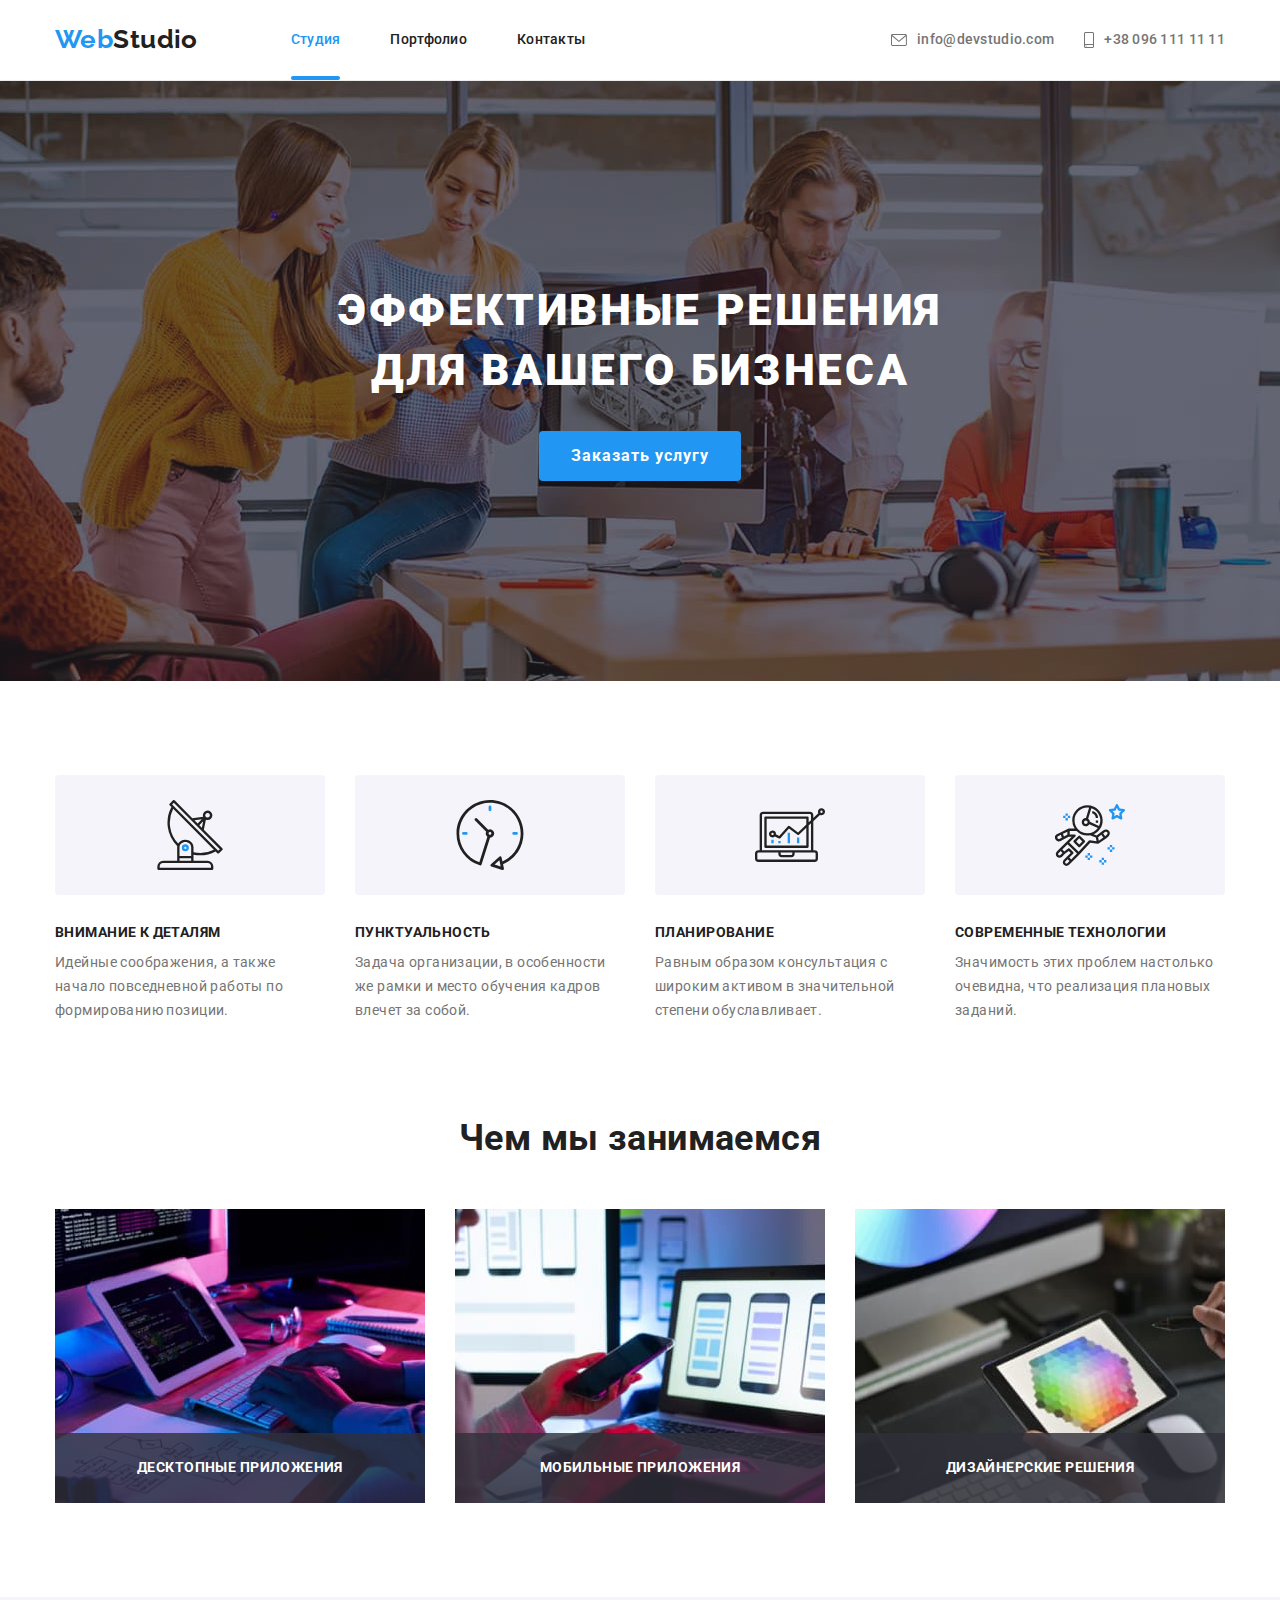
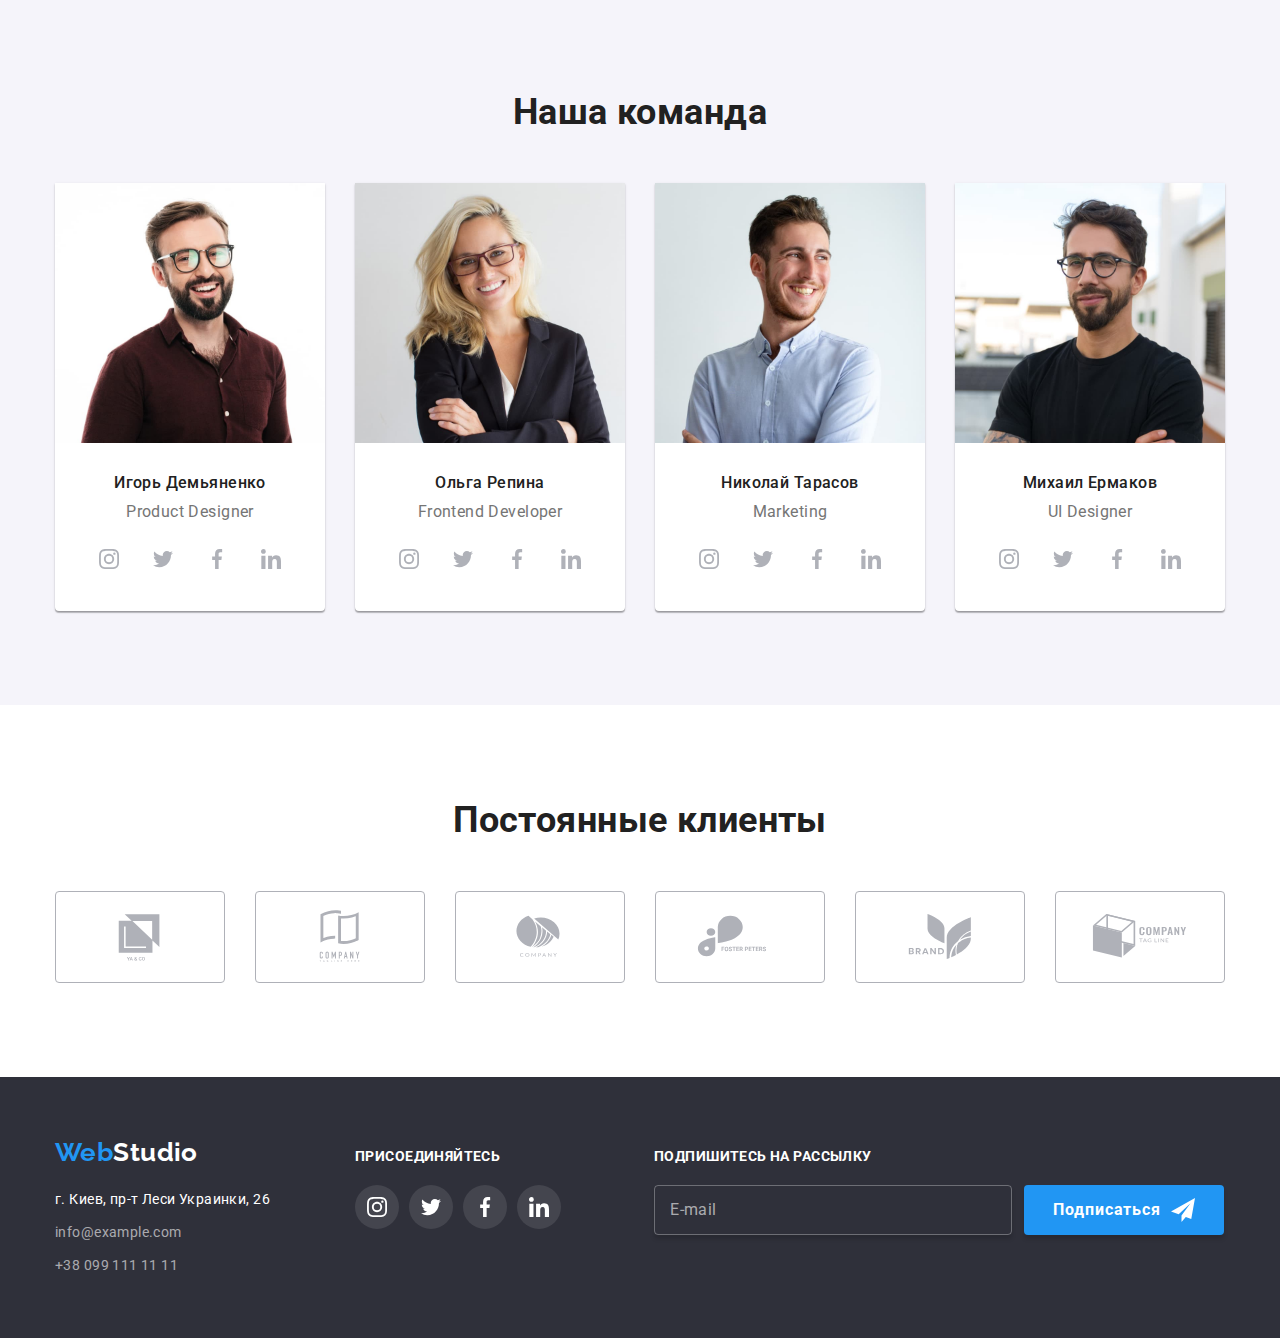
<file: index.html>
<!DOCTYPE html>
<html lang="ru">
  <head>
    <meta charset="UTF-8" />
    <meta http-equiv="X-UA-Compatible" content="IE=edge" />
    <meta name="viewport" content="width=device-width, initial-scale=1.0" />
    <title lang="en">WebStudio</title>
    <!-- Google Fonts -->
    <link rel="preconnect" href="https://fonts.googleapis.com" />
    <link rel="preconnect" href="https://fonts.gstatic.com" crossorigin />
    <link
      href="https://fonts.googleapis.com/css2?family=Raleway:wght@700&family=Roboto:wght@400;500;700;900&display=swap"
      rel="stylesheet"
    />
    <!-- modern-normalize -->
    <link
      rel="stylesheet"
      href="https://cdnjs.cloudflare.com/ajax/libs/modern-normalize/1.0.0/modern-normalize.min.css"
    />
    <!-- Мои стили -->
    <link rel="stylesheet" href="./css/styles.css" />
  </head>

  <body>
    <!-- Хедер -->
    <header class="header">
      <div class="container">
        <nav class="nav page-nav">
          <a href="./index.html" lang="en" class="nav-logo link"
            ><span class="accent">Web</span>Studio</a
          >
          <ul class="list nav-list">
            <li class="nav-item">
              <a href="./index.html" class="nav-link current link">Студия</a>
            </li>
            <li class="nav-item"><a href="./portfolio.html" class="nav-link link">Портфолио</a></li>
            <li class="nav-item"><a href="" class="nav-link link">Контакты</a></li>
          </ul>
        </nav>
        <ul class="list contact-list">
          <li class="contact-item">
            <a href="mailto:info@devstudio.com" class="contact-link link">
              <svg class="header-icon" width="16" height="12">
                <use href="./images/icons.svg#envelope"></use>
              </svg>
              info@devstudio.com
            </a>
          </li>
          <li class="contact-item">
            <a href="tel:+380961111111" class="contact-link link">
              <svg class="header-icon" width="10" height="16">
                <use href="./images/icons.svg#smartphone"></use>
              </svg>
              +38 096 111 11 11
            </a>
          </li>
        </ul>
      </div>
    </header>

    <main>
      <!-- Герой -->
      <div class="container-fluid">
        <section class="section hero">
          <div class="container">
            <h1 class="hero-title">Эффективные решения для вашего бизнеса</h1>
            <button type="button" class="hero-button" data-modal-open>Заказать услугу</button>
          </div>
        </section>
      </div>

      <!-- Особенности -->
      <section class="section">
        <div class="container">
          <h2 class="visually-hidden" aria-label="Особенности">Особенности</h2>
          <ul class="list features-list">
            <li class="features-item">
              <div class="features-icons">
                <svg width="70" height="70">
                  <use href="./images/icons.svg#antenna"></use>
                </svg>
              </div>
              <h3 class="features-subtitle">Внимание к деталям</h3>
              <p class="features-text">
                Идейные соображения, а также начало повседневной работы по формированию позиции.
              </p>
            </li>
            <li class="features-item">
              <div class="features-icons">
                <svg width="70" height="70">
                  <use href="./images/icons.svg#clock"></use>
                </svg>
              </div>
              <h3 class="features-subtitle">Пунктуальность</h3>
              <p class="features-text">
                Задача организации, в особенности же рамки и место обучения кадров влечет за собой.
              </p>
            </li>
            <li class="features-item">
              <div class="features-icons">
                <svg width="70" height="70">
                  <use href="./images/icons.svg#diagram"></use>
                </svg>
              </div>
              <h3 class="features-subtitle">Планирование</h3>
              <p class="features-text">
                Равным образом консультация с широким активом в значительной степени обуславливает.
              </p>
            </li>
            <li class="features-item">
              <div class="features-icons">
                <svg width="70" height="70">
                  <use href="./images/icons.svg#astronaut"></use>
                </svg>
              </div>
              <h3 class="features-subtitle">Современные технологии</h3>
              <p class="features-text">
                Значимость этих проблем настолько очевидна, что реализация плановых заданий.
              </p>
            </li>
          </ul>
        </div>
      </section>

      <!-- Чем мы занимаемся -->
      <section class="section services">
        <div class="container">
          <h2 class="section-title services-title">Чем мы занимаемся</h2>
          <ul class="list services-list">
            <li class="services-item">
              <a href="" class="services-item-link link">
                <img
                  src="./images/main-1.jpg"
                  alt="человек программирует на компьютере десктопные приложения"
                  width="370"
                  height="294"
                />
                <h3 class="services-item-subtitle">Десктопные приложения</h3>
              </a>
            </li>
            <li class="services-item">
              <a href="" class="services-item-link link">
                <img
                  src="./images/main-2.jpg"
                  alt="человек с мобильным телефоном в руках разрабатывает мобильное приложение на ноутбуке"
                  width="370"
                  height="294"
                />
                <h3 class="services-item-subtitle">Мобильные приложения</h3>
              </a>
            </li>
            <li class="services-item">
              <a href="" class="services-item-link link">
                <img
                  src="./images/main-3.jpg"
                  alt="человек держит планшет с палитрой цветов для веб-дизайна"
                  width="370"
                  height="294"
                />
                <h3 class="services-item-subtitle">Дизайнерские решения</h3>
              </a>
            </li>
          </ul>
        </div>
      </section>

      <!-- Наша команда -->
      <section class="section team">
        <div class="container">
          <h2 class="section-title team-title">Наша команда</h2>

          <ul class="list team-list">
            <li class="team-item">
              <div class="team-thumb">
                <img src="./images/team-1.jpg" alt="портрет мужчины" width="270" class="team-img" />
              </div>
              <div class="team-card">
                <h3 class="team-subtitle">Игорь Демьяненко</h3>
                <p class="team-text" lang="en">Product Designer</p>
                <ul class="team-icons-list list">
                  <li class="team-icon-item">
                    <a
                      href=""
                      class="link team-icon-link"
                      target="_blank"
                      rel="noopener noreferrer"
                    >
                      <svg class="team-icon" width="20" height="20">
                        <use href="images/icons.svg#instagram"></use>
                      </svg>
                    </a>
                  </li>
                  <li class="team-icon-item">
                    <a
                      href=""
                      class="link team-icon-link"
                      target="_blank"
                      rel="noopener noreferrer"
                    >
                      <svg class="team-icon" width="20" height="20">
                        <use href="images/icons.svg#twitter"></use>
                      </svg>
                    </a>
                  </li>
                  <li class="team-icon-item">
                    <a
                      href=""
                      class="link team-icon-link"
                      target="_blank"
                      rel="noopener noreferrer"
                    >
                      <svg class="team-icon" width="20" height="20">
                        <use href="images/icons.svg#facebook"></use>
                      </svg>
                    </a>
                  </li>
                  <li class="team-icon-item">
                    <a
                      href=""
                      class="link team-icon-link"
                      target="_blank"
                      rel="noopener noreferrer"
                    >
                      <svg class="team-icon" width="20" height="20">
                        <use href="images/icons.svg#linkedin"></use>
                      </svg>
                    </a>
                  </li>
                </ul>
              </div>
            </li>

            <li class="team-item">
              <div class="team-thumb">
                <img src="./images/team-2.jpg" alt="портрет женщины" width="270" class="team-img" />
              </div>
              <div class="team-card">
                <h3 class="team-subtitle">Ольга Репина</h3>
                <p class="team-text" lang="en">Frontend Developer</p>
                <ul class="team-icons-list list">
                  <li class="team-icon-item">
                    <a
                      href=""
                      class="link team-icon-link"
                      target="_blank"
                      rel="noopener noreferrer"
                    >
                      <svg class="team-icon" width="20" height="20">
                        <use href="images/icons.svg#instagram"></use>
                      </svg>
                    </a>
                  </li>
                  <li class="team-icon-item">
                    <a
                      href=""
                      class="link team-icon-link"
                      target="_blank"
                      rel="noopener noreferrer"
                    >
                      <svg class="team-icon" width="20" height="20">
                        <use href="images/icons.svg#twitter"></use>
                      </svg>
                    </a>
                  </li>
                  <li class="team-icon-item">
                    <a
                      href=""
                      class="link team-icon-link"
                      target="_blank"
                      rel="noopener noreferrer"
                    >
                      <svg class="team-icon" width="20" height="20">
                        <use href="images/icons.svg#facebook"></use>
                      </svg>
                    </a>
                  </li>
                  <li class="team-icon-item">
                    <a
                      href=""
                      class="link team-icon-link"
                      target="_blank"
                      rel="noopener noreferrer"
                    >
                      <svg class="team-icon" width="20" height="20">
                        <use href="images/icons.svg#linkedin"></use>
                      </svg>
                    </a>
                  </li>
                </ul>
              </div>
            </li>

            <li class="team-item">
              <div class="team-thumb">
                <img src="./images/team-3.jpg" alt="портрет мужчины" width="270" class="team-img" />
              </div>
              <div class="team-card">
                <h3 class="team-subtitle">Николай Тарасов</h3>
                <p class="team-text" lang="en">Marketing</p>
                <ul class="team-icons-list list">
                  <li class="team-icon-item">
                    <a
                      href=""
                      class="link team-icon-link"
                      target="_blank"
                      rel="noopener noreferrer"
                    >
                      <svg class="team-icon" width="20" height="20">
                        <use href="images/icons.svg#instagram"></use>
                      </svg>
                    </a>
                  </li>
                  <li class="team-icon-item">
                    <a
                      href=""
                      class="link team-icon-link"
                      target="_blank"
                      rel="noopener noreferrer"
                    >
                      <svg class="team-icon" width="20" height="20">
                        <use href="images/icons.svg#twitter"></use>
                      </svg>
                    </a>
                  </li>
                  <li class="team-icon-item">
                    <a
                      href=""
                      class="link team-icon-link"
                      target="_blank"
                      rel="noopener noreferrer"
                    >
                      <svg class="team-icon" width="20" height="20">
                        <use href="images/icons.svg#facebook"></use>
                      </svg>
                    </a>
                  </li>
                  <li class="team-icon-item">
                    <a
                      href=""
                      class="link team-icon-link"
                      target="_blank"
                      rel="noopener noreferrer"
                    >
                      <svg class="team-icon" width="20" height="20">
                        <use href="images/icons.svg#linkedin"></use>
                      </svg>
                    </a>
                  </li>
                </ul>
              </div>
            </li>

            <li class="team-item">
              <div class="team-thumb">
                <img src="./images/team-4.jpg" alt="портрет мужчины" width="270" class="team-img" />
              </div>
              <div class="team-card">
                <h3 class="team-subtitle">Михаил Ермаков</h3>
                <p class="team-text" lang="en">UI Designer</p>
                <ul class="team-icons-list list">
                  <li class="team-icon-item">
                    <a
                      href=""
                      class="link team-icon-link"
                      target="_blank"
                      rel="noopener noreferrer"
                    >
                      <svg class="team-icon" width="20" height="20">
                        <use href="images/icons.svg#instagram"></use>
                      </svg>
                    </a>
                  </li>
                  <li class="team-icon-item">
                    <a
                      href=""
                      class="link team-icon-link"
                      target="_blank"
                      rel="noopener noreferrer"
                    >
                      <svg class="team-icon" width="20" height="20">
                        <use href="images/icons.svg#twitter"></use>
                      </svg>
                    </a>
                  </li>
                  <li class="team-icon-item">
                    <a
                      href=""
                      class="link team-icon-link"
                      target="_blank"
                      rel="noopener noreferrer"
                    >
                      <svg class="team-icon" width="20" height="20">
                        <use href="images/icons.svg#facebook"></use>
                      </svg>
                    </a>
                  </li>
                  <li class="team-icon-item">
                    <a
                      href=""
                      class="link team-icon-link"
                      target="_blank"
                      rel="noopener noreferrer"
                    >
                      <svg class="team-icon" width="20" height="20">
                        <use href="images/icons.svg#linkedin"></use>
                      </svg>
                    </a>
                  </li>
                </ul>
              </div>
            </li>
          </ul>
        </div>
      </section>

      <!-- Постоянные клиенты -->
      <section class="section clients">
        <div class="container">
          <h2 class="section-title clients-title">Постоянные клиенты</h2>
          <ul class="list clients-list">
            <li class="clients-item">
              <a href="" class="link clients-link" target="bank" rel="noopener noreferrer"
                ><svg class="icon-clients" width="106" height="60">
                  <use href="images/icons.svg#client1"></use>
                </svg>
              </a>
            </li>
            <li class="clients-item">
              <a href="" class="link clients-link" target="bank" rel="noopener noreferrer"
                ><svg class="icon-clients" width="106" height="60">
                  <use href="images/icons.svg#client2"></use>
                </svg>
              </a>
            </li>
            <li class="clients-item">
              <a href="" class="link clients-link" target="bank" rel="noopener noreferrer">
                <svg class="icon-clients" width="106" height="60">
                  <use href="images/icons.svg#client3"></use>
                </svg>
              </a>
            </li>
            <li class="clients-item">
              <a href="" class="link clients-link" target="bank" rel="noopener noreferrer">
                <svg class="icon-clients" width="106" height="60">
                  <use href="images/icons.svg#client4"></use>
                </svg>
              </a>
            </li>
            <li class="clients-item">
              <a href="" class="link clients-link" target="bank" rel="noopener noreferrer">
                <svg class="icon-clients" width="106" height="60">
                  <use href="images/icons.svg#client5"></use>
                </svg>
              </a>
            </li>
            <li class="clients-item">
              <a href="" class="link clients-link" target="bank" rel="noopener noreferrer">
                <svg class="icon-clients" width="106" height="60">
                  <use href="images/icons.svg#client6"></use>
                </svg>
              </a>
            </li>
          </ul>
        </div>
      </section>
    </main>

    <!-- Футер -->
    <footer class="footer">
      <div class="container footer-container">
        <div class="footer-left">
          <a class="footer-logo link" href="./index.html" lang="en">
            <span class="accent">Web</span>Studio</a
          >
          <address class="link">
            <ul class="list footer-list">
              <li class="footer-item">
                <a
                  class="footer-link link"
                  href="https://goo.gl/maps/JsHpxsJ47qESHzWFA"
                  target="_blank"
                  rel="noopener noreferrer"
                >
                  г. Киев, пр-т Леси Украинки, 26</a
                >
              </li>
              <li class="footer-item">
                <a class="footer-link alfa link" href="mailto:info@example.com">info@example.com</a>
              </li>
              <li class="footer-item">
                <a class="footer-link alfa link" href="tel:+380991111111">+38 099 111 11 11</a>
              </li>
            </ul>
          </address>
        </div>

        <div class="footer-center">
          <h2 class="join-title">присоединяйтесь</h2>
          <div class="footer-social-icons">
            <ul class="footer-icons-list list">
              <li class="footer-icon-item">
                <a href="" class="link footer-icon-link" target="_blank" rel="noopener noreferrer">
                  <svg class="footer-icon" width="20" height="20">
                    <use href="images/icons.svg#instagram"></use>
                  </svg>
                </a>
              </li>
              <li class="footer-icon-item">
                <a href="" class="link footer-icon-link" target="_blank" rel="noopener noreferrer">
                  <svg class="footer-icon" width="20" height="20">
                    <use href="images/icons.svg#twitter"></use>
                  </svg>
                </a>
              </li>
              <li class="footer-icon-item">
                <a href="" class="link footer-icon-link" target="_blank" rel="noopener noreferrer">
                  <svg class="footer-icon" width="20" height="20">
                    <use href="images/icons.svg#facebook"></use>
                  </svg>
                </a>
              </li>
              <li class="footer-icon-item">
                <a href="" class="link footer-icon-link" target="_blank" rel="noopener noreferrer">
                  <svg class="footer-icon" width="20" height="20">
                    <use href="images/icons.svg#linkedin"></use>
                  </svg>
                </a>
              </li>
            </ul>
          </div>
        </div>

        <div class="footer-right">
          <form name="subscribe-form" class="subscribe-form">
            <label for="subscribe" class="subscribe-label"> Подпишитесь на рассылку </label>
            <div class="subscribe-field">
              <input
                type="email"
                name="subscribe"
                placeholder="E-mail"
                id="subscribe"
                class="subscribe-input"
              />
              <button type="submit" class="subscribe-button">
                <span class="button-text">Подписаться</span>
                <svg class="footer-icon-subscribe" width="24" height="24">
                  <use href="./images/icons.svg#send"></use>
                </svg>
              </button>
            </div>
          </form>
        </div>
      </div>
    </footer>

    <!-- Модалка -->

    <div class="backdrop is-hidden" data-modal>
      <div class="modal">
        <form name="order-form" class="order-form">
          <b class="order-form-title">Оставьте свои данные, мы вам перезвоним</b>

          <label class="form-label">
            <span class="label-text">Имя</span>
            <input type="text" name="name" class="form-input" autofocus placeholder=" " />
            <svg class="form-icon" width="18" height="18">
              <use href="./images/icons.svg#person"></use>
            </svg>
          </label>

          <label class="form-label">
            <span class="label-text">Телефон</span>
            <input type="tel" name="tel" class="form-input" placeholder=" " />
            <svg class="form-icon" width="18" height="18">
              <use href="./images/icons.svg#phone"></use>
            </svg>
          </label>

          <label class="form-label">
            <span class="label-text">Почта</span>
            <input type="email" name="email" class="form-input" placeholder=" " />
            <svg class="form-icon" width="18" height="18">
              <use href="./images/icons.svg#email"></use>
            </svg>
          </label>

          <label class="form-label textarea">
            <span class="label-text">Комментарий</span>
            <textarea
              id="comment"
              name="comment"
              class="form-textarea"
              rows="7"
              placeholder="Введите текст"
            ></textarea>
          </label>

          <label class="form-label agreement">
            <input type="checkbox" name="agreement" class="form-input agreement visually-hidden" />
            <svg class="form-icon-check" width="15" height="15">
              <use href="images/icons.svg#check"></use>
            </svg>
            Соглашаюсь с рассылкой и принимаю&nbsp;
            <a href="#" target="_blank" class="link agreement-link" rel="noreferrer noopener"
              >Условия договора</a
            >
          </label>

          <button type="submit" class="button-submit">Отправить</button>
        </form>

        <button type="button" class="button-close" data-modal-close>
          <svg class="icon-close" width="11" height="11">
            <use href="images/icons.svg#close"></use>
          </svg>
        </button>
      </div>
    </div>
    <script src="./js/modal.js"></script>
  </body>
</html>
</file>
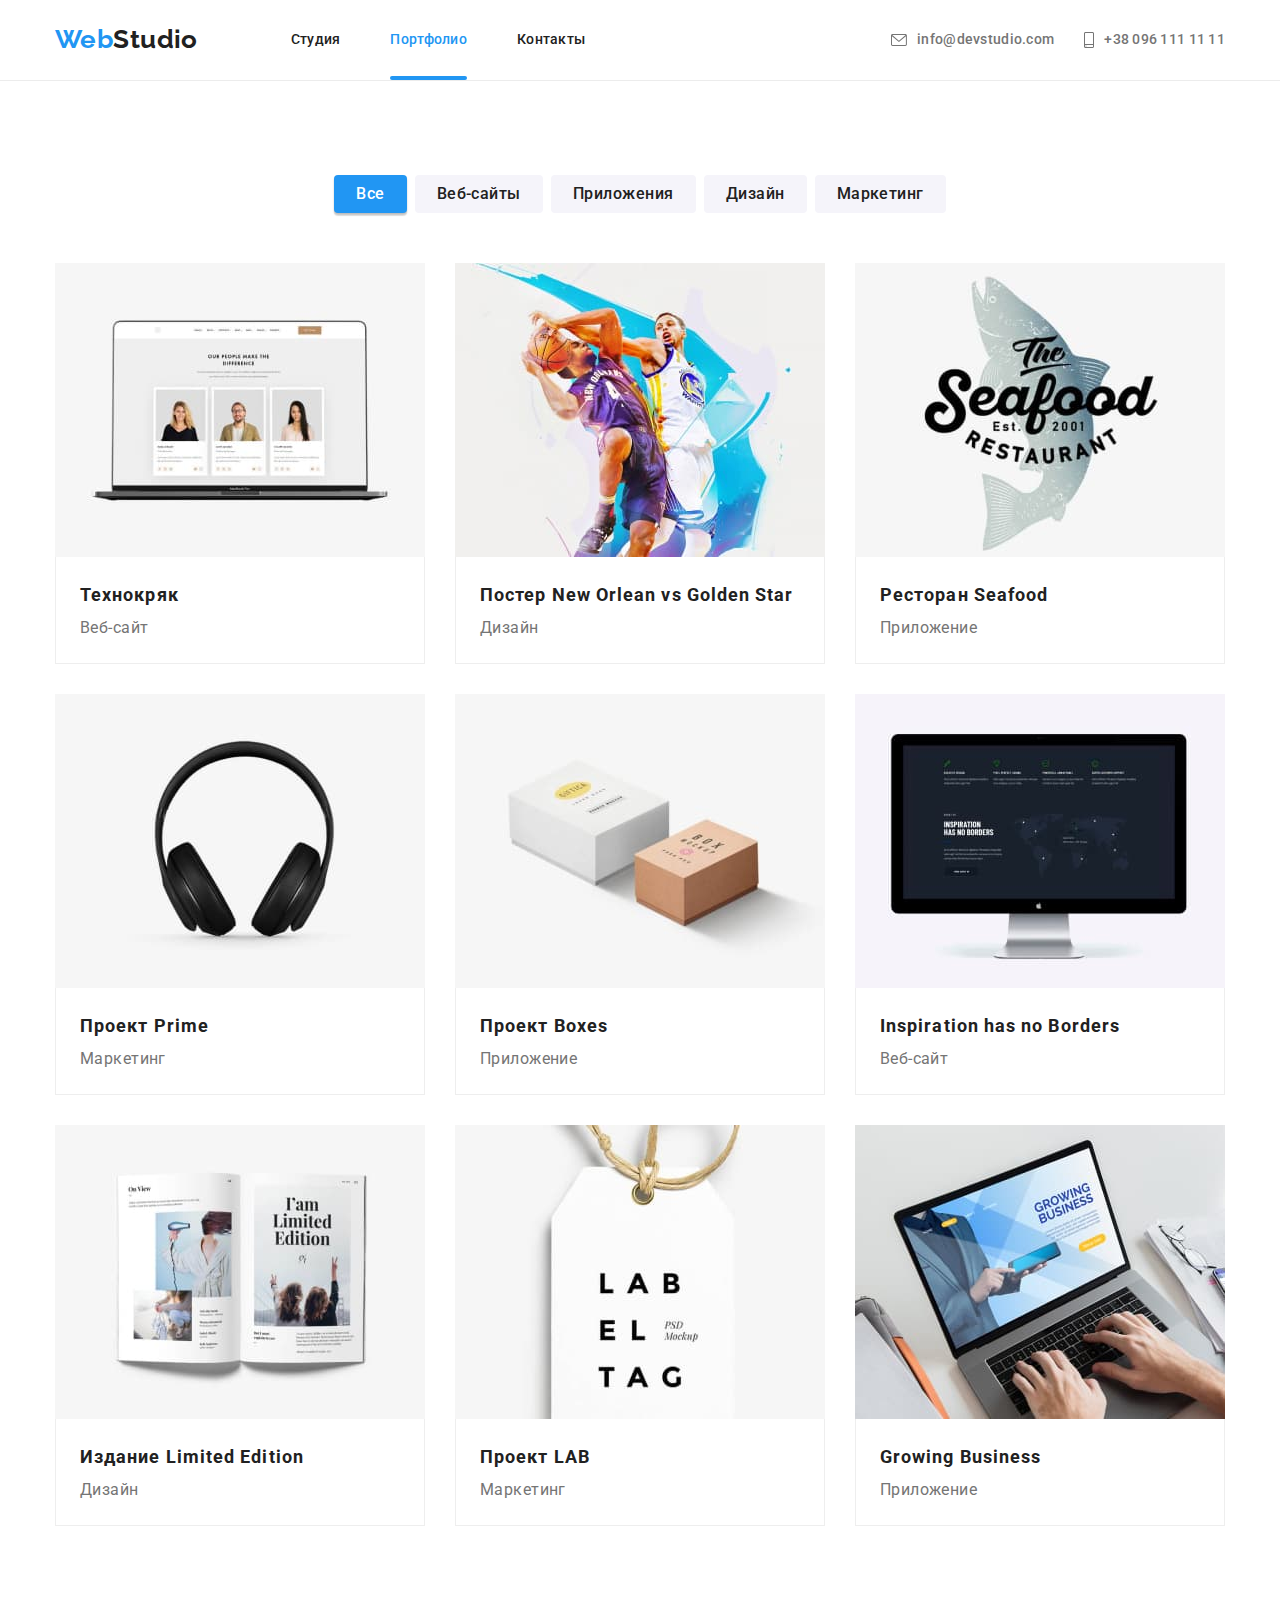
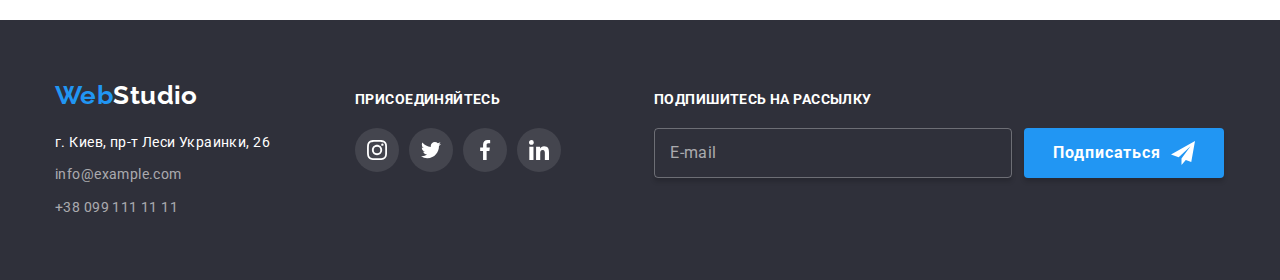
<file: portfolio.html>
<!DOCTYPE html>
<html lang="ru">
  <head>
    <meta charset="UTF-8" />
    <meta http-equiv="X-UA-Compatible" content="IE=edge" />
    <meta name="viewport" content="width=device-width, initial-scale=1.0" />
    <title lang="en">WebStudio</title>
    <!-- Google Fonts -->
    <link rel="preconnect" href="https://fonts.googleapis.com" />
    <link rel="preconnect" href="https://fonts.gstatic.com" crossorigin />
    <link
      href="https://fonts.googleapis.com/css2?family=Raleway:wght@700&family=Roboto:wght@400;500;700;900&display=swap"
      rel="stylesheet"
    />
    <!-- modern-normalize -->
    <link
      rel="stylesheet"
      href="https://cdnjs.cloudflare.com/ajax/libs/modern-normalize/1.0.0/modern-normalize.min.css"
    />
    <!-- Мои стили -->
    <link rel="stylesheet" href="./css/styles.css" />
  </head>

  <body>
    <!-- Хэдер -->
    <header class="header">
      <div class="container">
        <nav class="nav page-nav">
          <a href="./index.html" lang="en" class="nav-logo link"
            ><span class="accent">Web</span>Studio</a
          >
          <ul class="list nav-list">
            <li class="nav-item">
              <a href="./index.html" class="nav-link link">Студия</a>
            </li>
            <li class="nav-item">
              <a href="./portfolio.html" class="nav-link current link">Портфолио</a>
            </li>
            <li class="nav-item"><a href="" class="nav-link link">Контакты</a></li>
          </ul>
        </nav>
        <ul class="list contact-list">
          <li class="contact-item">
            <a href="mailto:info@devstudio.com" class="contact-link link">
              <svg class="header-icon" width="16" height="12">
                <use href="./images/icons.svg#envelope"></use>
              </svg>
              info@devstudio.com
            </a>
          </li>
          <li class="contact-item">
            <a href="tel:+380961111111" class="contact-link link">
              <svg class="header-icon" width="10" height="16">
                <use href="./images/icons.svg#smartphone"></use>
              </svg>
              +38 096 111 11 11
            </a>
          </li>
        </ul>
      </div>
    </header>

    <main>
      <!-- Секция Портфолио -->
      <section class="section">
        <div class="container">
          <h1 class="visually-hidden">Портфолио</h1>

          <!-- Фильтры Портфолио -->
          <ul class="list filter-list">
            <li class="filter-item">
              <button type="button" class="filter-button filter-active">Все</button>
            </li>

            <li class="filter-item">
              <button type="button" class="filter-button">Веб-сайты</button>
            </li>

            <li class="filter-item">
              <button type="button" class="filter-button">Приложения</button>
            </li>

            <li class="filter-item"><button type="button" class="filter-button">Дизайн</button></li>
            <li class="filter-item">
              <button type="button" class="filter-button">Маркетинг</button>
            </li>
          </ul>

          <!-- Портфолио -->
          <ul class="list portfolio-list">
            <li class="portfolio-item">
              <a href="" class="portfolio-link link">
                <div class="portfolio-wrapper">
                  <img
                    src="./images/portfolio-1.jpg"
                    alt="отображение веб-сайта на экране ноутбука"
                    width="370"
                  />
                  <p class="portfolio-overlay">
                    Технокряк это современная площадка распространения коронавируса. Компании
                    используют эту платформу для цифрового шпионажа и атак на защищённые сервера
                    конкурентов.
                  </p>
                </div>

                <div class="portfolio-card">
                  <h2 class="portfolio-subtitle">Технокряк</h2>
                  <p class="filter-name">Веб-сайт</p>
                </div>
              </a>
            </li>

            <li class="portfolio-item">
              <a href="" class="portfolio-link link">
                <div class="portfolio-wrapper">
                  <img
                    src="./images/portfolio-2.jpg"
                    alt="два баскетболиста играют с мячом"
                    width="370"
                  />
                  <p class="portfolio-overlay">
                    Технокряк это современная площадка распространения коронавируса. Компании
                    используют эту платформу для цифрового шпионажа и атак на защищённые сервера
                    конкурентов.
                  </p>
                </div>
                <div class="portfolio-card">
                  <h2 class="portfolio-subtitle">
                    Постер <span lang="en">New Orlean vs Golden Star</span>
                  </h2>
                  <p class="filter-name">Дизайн</p>
                </div>
              </a>
            </li>

            <li class="portfolio-item">
              <a href="" class="portfolio-link link">
                <div class="portfolio-wrapper">
                  <img
                    src="./images/portfolio-3.jpg"
                    alt="буквенный логотип ресторана на фоне рыбы"
                    width="370"
                  />
                  <p class="portfolio-overlay">
                    Технокряк это современная площадка распространения коронавируса. Компании
                    используют эту платформу для цифрового шпионажа и атак на защищённые сервера
                    конкурентов.
                  </p>
                </div>
                <div class="portfolio-card">
                  <h2 class="portfolio-subtitle">Ресторан <span lang="en">Seafood</span></h2>
                  <p class="filter-name">Приложение</p>
                </div>
              </a>
            </li>

            <li class="portfolio-item">
              <a href="" class="portfolio-link link">
                <div class="portfolio-wrapper">
                  <img src="./images/portfolio-4.jpg" alt="наушники" width="370" />
                  <p class="portfolio-overlay">
                    Технокряк это современная площадка распространения коронавируса. Компании
                    используют эту платформу для цифрового шпионажа и атак на защищённые сервера
                    конкурентов.
                  </p>
                </div>
                <div class="portfolio-card">
                  <h2 class="portfolio-subtitle">Проект <span lang="en">Prime</span></h2>
                  <p class="filter-name">Маркетинг</p>
                </div>
              </a>
            </li>

            <li class="portfolio-item">
              <a href="" class="portfolio-link link">
                <div class="portfolio-wrapper">
                  <img
                    src="./images/portfolio-5.jpg"
                    alt="две коробки белая и крафтовая"
                    width="370"
                  />
                  <p class="portfolio-overlay">
                    Технокряк это современная площадка распространения коронавируса. Компании
                    используют эту платформу для цифрового шпионажа и атак на защищённые сервера
                    конкурентов.
                  </p>
                </div>
                <div class="portfolio-card">
                  <h2 class="portfolio-subtitle">Проект <span lang="en">Boxes</span></h2>
                  <p class="filter-name">Приложение</p>
                </div>
              </a>
            </li>

            <li class="portfolio-item">
              <a href="" class="portfolio-link link">
                <div class="portfolio-wrapper">
                  <img
                    src="./images/portfolio-6.jpg"
                    alt="отображение сайта на мониторе компьютера"
                    width="370"
                  />
                  <p class="portfolio-overlay">
                    Технокряк это современная площадка распространения коронавируса. Компании
                    используют эту платформу для цифрового шпионажа и атак на защищённые сервера
                    конкурентов.
                  </p>
                </div>
                <div class="portfolio-card">
                  <h2 class="portfolio-subtitle" lang="en">Inspiration has no Borders</h2>
                  <p class="filter-name">Веб-сайт</p>
                </div>
              </a>
            </li>

            <li class="portfolio-item">
              <a href="" class="portfolio-link link">
                <div class="portfolio-wrapper">
                  <img src="./images/portfolio-7.jpg" alt="открытый журнал" width="370" />
                  <p class="portfolio-overlay">
                    Технокряк это современная площадка распространения коронавируса. Компании
                    используют эту платформу для цифрового шпионажа и атак на защищённые сервера
                    конкурентов.
                  </p>
                </div>
                <div class="portfolio-card">
                  <h2 class="portfolio-subtitle">Издание <span lang="en">Limited Edition</span></h2>
                  <p class="filter-name">Дизайн</p>
                </div>
              </a>
            </li>

            <li class="portfolio-item">
              <a href="" class="portfolio-link link">
                <div class="portfolio-wrapper">
                  <img
                    src="./images/portfolio-8.jpg"
                    alt="белая бирка на веревке из шпагата"
                    width="370"
                  />
                  <p class="portfolio-overlay">
                    Технокряк это современная площадка распространения коронавируса. Компании
                    используют эту платформу для цифрового шпионажа и атак на защищённые сервера
                    конкурентов.
                  </p>
                </div>
                <div class="portfolio-card">
                  <h2 class="portfolio-subtitle">Проект <span lang="en">LAB</span></h2>
                  <p class="filter-name">Маркетинг</p>
                </div>
              </a>
            </li>

            <li class="portfolio-item">
              <a href="" class="portfolio-link link">
                <div class="portfolio-wrapper">
                  <img
                    src="./images/portfolio-9.jpg"
                    alt="человек работает за ноутбуком"
                    width="370"
                  />
                  <p class="portfolio-overlay">
                    Технокряк это современная площадка распространения коронавируса. Компании
                    используют эту платформу для цифрового шпионажа и атак на защищённые сервера
                    конкурентов.
                  </p>
                </div>
                <div class="portfolio-card">
                  <h2 class="portfolio-subtitle" lang="en">Growing Business</h2>
                  <p class="filter-name">Приложение</p>
                </div>
              </a>
            </li>
          </ul>
        </div>
      </section>
    </main>

    <!-- Футер -->
    <footer class="footer">
      <div class="container footer-container">
        <div class="footer-left">
          <a class="footer-logo link" href="./index.html" lang="en">
            <span class="accent">Web</span>Studio</a
          >
          <address class="link">
            <ul class="list footer-list">
              <li class="footer-item">
                <a
                  class="footer-link link"
                  href="https://goo.gl/maps/JsHpxsJ47qESHzWFA"
                  target="_blank"
                  rel="noopener noreferrer"
                >
                  г. Киев, пр-т Леси Украинки, 26</a
                >
              </li>
              <li class="footer-item">
                <a class="footer-link alfa link" href="mailto:info@example.com">info@example.com</a>
              </li>
              <li class="footer-item">
                <a class="footer-link alfa link" href="tel:+380991111111">+38 099 111 11 11</a>
              </li>
            </ul>
          </address>
        </div>

        <div class="footer-center">
          <h2 class="join-title">присоединяйтесь</h2>
          <div class="footer-social-icons">
            <ul class="footer-icons-list list">
              <li class="footer-icon-item">
                <a href="" class="link footer-icon-link" target="_blank" rel="noopener noreferrer">
                  <svg class="footer-icon" width="20" height="20">
                    <use href="images/icons.svg#instagram"></use>
                  </svg>
                </a>
              </li>
              <li class="footer-icon-item">
                <a href="" class="link footer-icon-link" target="_blank" rel="noopener noreferrer">
                  <svg class="footer-icon" width="20" height="20">
                    <use href="images/icons.svg#twitter"></use>
                  </svg>
                </a>
              </li>
              <li class="footer-icon-item">
                <a href="" class="link footer-icon-link" target="_blank" rel="noopener noreferrer">
                  <svg class="footer-icon" width="20" height="20">
                    <use href="images/icons.svg#facebook"></use>
                  </svg>
                </a>
              </li>
              <li class="footer-icon-item">
                <a href="" class="link footer-icon-link" target="_blank" rel="noopener noreferrer">
                  <svg class="footer-icon" width="20" height="20">
                    <use href="images/icons.svg#linkedin"></use>
                  </svg>
                </a>
              </li>
            </ul>
          </div>
        </div>

        <div class="footer-right">
          <form name="subscribe-form" class="subscribe-form">
            <label for="subscribe" class="subscribe-label"> Подпишитесь на рассылку </label>
            <div class="subscribe-field">
              <input
                type="email"
                name="subscribe"
                placeholder="E-mail"
                id="subscribe"
                class="subscribe-input"
              />
              <button type="submit" class="subscribe-button">
                <span class="button-text">Подписаться</span>
                <svg class="footer-icon-subscribe" width="24" height="24">
                  <use href="./images/icons.svg#send"></use>
                </svg>
              </button>
            </div>
          </form>
        </div>
      </div>
    </footer>
  </body>
</html>
</file>
<file: css/styles.css>
/*------ Палитра цветов текста и фона ------*/

:root {
  --primary-text-color: #757575;
  --title-text-color: #212121;
  --primary-white-color: #ffffff;
  --secondary-white-color: rgba(255, 255, 255, 0.6);
  --accent-color: #2196f3;
  --section-bg-color: #f5f4fa;
  --icons-bg-color: #f5f4fa;
  --footer-bg-color: #2f303a;
  --header-border-color: #ececec;
  --hero-bg-color: #c4c4c4;
  --hero-button-hover-color: #188ce8;
  --card-list-gap: 15px;
  --card-border: 1px solid #eeeeee;
  --clients-border: 1px solid #afb1b8;
  --social-icon-color: #afb1b8;
  --hero-button-shadow: 0px 4px 4px 0px rgba(0, 0, 0, 0.15);
  --team-n-modal-shadow: 0px 1px 3px rgba(0, 0, 0, 0.12), 0px 1px 1px rgba(0, 0, 0, 0.14),
    0px 2px 1px rgba(0, 0, 0, 0.2);
  --filter-button-shadow: 0px 3px 1px rgba(0, 0, 0, 0.1), 0px 1px 2px rgba(0, 0, 0, 0.08),
    0px 2px 2px rgba(0, 0, 0, 0.12);
  --portfolio-item-shadow: 0px 1px 1px rgba(0, 0, 0, 0.12), 0px 4px 4px rgba(0, 0, 0, 0.06),
    1px 4px 6px rgba(0, 0, 0, 0.16);
  --main-effect: 250ms cubic-bezier(0.4, 0, 0.2, 1);
}

/* ---------------- Style Reset ---------------- */

p,
h1,
h2,
h3,
h4,
h5,
h6 {
  margin: 0;
}

ul,
ol {
  margin: 0;
  padding: 0;
}

button {
  cursor: pointer;
}

img {
  display: block;
  max-width: 100%;
  height: auto;
}

.list {
  list-style: none;
}

.link {
  text-decoration: none;
  font-style: normal;
}

/* ------------------ Утилиты ------------------ */

body {
  background-color: var(--primary-white-color);
  color: var(--primary-text-color);
  font-family: 'Roboto', sans-serif;
  font-weight: 400;
  font-size: 14px;
  line-height: 1.71;
  letter-spacing: 0.03em;
}

.visually-hidden {
  position: absolute;
  white-space: nowrap;
  width: 1px;
  height: 1px;
  overflow: hidden;
  border: 0;
  padding: 0;
  clip: rect(0 0 0 0);
  clip-path: inset(50%);
  margin: -1px;
}

.container {
  width: 1200px;
  padding-left: 15px;
  padding-right: 15px;
  margin-left: auto;
  margin-right: auto;
}

.section {
  padding: 94px 0;
}

.section-title {
  color: var(--title-text-color);
  font-weight: 700;
  font-size: 36px;
  line-height: 1.17;
  text-align: center;
}

.accent {
  color: var(--accent-color);
}

.nav-link.current {
  color: var(--accent-color);
}

.nav-link.current::after {
  position: absolute;
  content: '';
  width: 100%;
  height: 4px;
  background: var(--accent-color);
  border-radius: 2px;
  opacity: 1;
  bottom: 0;
  left: 0;
}

/* ------------------ Header ------------------ */

.header {
  border-bottom: 1px solid var(--header-border-color);
}

.header > .container,
.page-nav {
  display: flex;
  align-items: center;
}

.nav-list {
  display: flex;
}

.contact-list {
  display: flex;
  margin-left: auto;
}

.nav-item:not(:last-child) {
  margin-right: 50px;
}

.contact-item:not(:last-child) {
  margin-right: 30px;
}

.nav-logo {
  padding-top: 24px;
  padding-bottom: 25px;
  margin-right: 93px;
  color: var(--title-text-color);
  font-family: Raleway, sans-serif;
  font-weight: 700;
  font-size: 26px;
  line-height: 1.19;
}

.nav-link {
  display: block;
  position: relative;
  padding-top: 32px;
  padding-bottom: 32px;
  color: var(--title-text-color);
  font-weight: 500;
  line-height: 1.14;
  letter-spacing: 0.02em;
  transition: color var(--main-effect);
}

.contact-link {
  display: flex;
  align-items: center;
  padding-top: 32px;
  padding-bottom: 32px;
  color: var(--primary-text-color);
  font-weight: 500;
  line-height: 1.14;
  letter-spacing: 0.02em;
  transition: color var(--main-effect);
}

.header-icon {
  fill: currentColor;
  margin-right: 10px;
}

.nav-link:hover,
.nav-link:focus,
.contact-link:hover,
.contact-link:focus {
  color: var(--accent-color);
}

/* ------------------ Секция Hero ------------------ */

.section.hero {
  text-align: center;
  padding: 200px 0;
}

.container-fluid {
  min-height: 600px;
  max-width: 1600px;
  margin: 0 auto;
  background: linear-gradient(rgba(47, 48, 58, 0.4), rgba(47, 48, 58, 0.4)),
    url('../images/hero.jpg'), var(--hero-bg-color);
  background-repeat: no-repeat;
  background-position: center;
  background-size: cover;
}

.hero-title {
  width: 630px;
  margin-left: auto;
  margin-right: auto;
  margin-bottom: 30px;
  color: var(--primary-white-color);
  font-weight: 900;
  font-size: 44px;
  line-height: 1.36;
  letter-spacing: 0.06em;
  text-transform: uppercase;
}

.hero-button {
  padding: 10px 32px;
  color: var(--primary-white-color);
  background-color: var(--accent-color);
  font-family: inherit;
  font-weight: 700;
  font-size: 16px;
  line-height: 1.87;
  letter-spacing: 0.06em;
  border: none;
  border-radius: 4px;
  transition: background-color var(--main-effect), box-shadow var(--main-effect);
}

.hero-button:hover,
.hero-button:focus {
  background-color: var(--hero-button-hover-color);
  box-shadow: var(--hero-button-shadow);
}

/* ---------------- Секция Features ---------------- */

.features-list {
  display: flex;
  margin: -15px;
}

.features-item {
  margin: 15px;
  width: calc((100% - 120px) / 4);
}

.features-icons {
  display: flex;
  justify-content: center;
  align-items: center;
  width: 270px;
  height: 120px;
  background: var(--icons-bg-color);
  border-radius: 4px;
  margin-bottom: 30px;
}

/* ----------- Второй вариант ------- */

/* .features-list {
  display: flex;
} */

/* если больше 4х эл-тов в списке: */
/* .features-item:not(:nth-child(4n)) {
  margin-right: 30px;
} */

/* если только 4 эл-та в списке: */
/* .features-item:not(:last-child) {
  margin-right: 30px;
} */

.features-subtitle {
  margin-bottom: 10px;
  color: var(--title-text-color);
  font-weight: 700;
  font-size: 14px;
  line-height: 1.14;
  text-transform: uppercase;
}

/* ------------------ Секция Profile ------------------ */

.services {
  padding-top: 0;
}

.services-title {
  margin-bottom: 50px;
}

.services-list {
  display: flex;
}

.services-item:not(:last-child) {
  margin-right: 30px;
}

.services-item {
  position: relative;
  display: block;
}

.services-item-subtitle {
  position: absolute;
  left: 0;
  bottom: 0;

  width: 100%;
  padding: 27px 0;

  font-size: 14px;
  font-weight: 700;
  line-height: 1.14;
  text-transform: uppercase;
  text-align: center;

  color: var(--primary-white-color);
  background-color: rgba(47, 48, 58, 0.8);
}

/* ------------------ Секция Team ------------------ */

.team {
  background-color: var(--section-bg-color);
}

.team-title {
  margin-bottom: 50px;
}

.team-list {
  display: flex;
  margin: calc(-1 * var(--card-list-gap));
}

.team-card {
  padding: calc(2 * var(--card-list-gap)) 0;
}

.team-item {
  margin: var(--card-list-gap);
  width: calc(100% - (8 * var(--card-list-gap) / 4));
  background-color: var(--primary-white-color);
  box-shadow: var(--team-n-modal-shadow);
  border-radius: 0px 0px 4px 4px;
}

.team-subtitle {
  margin-bottom: 10px;
  color: var(--title-text-color);
  font-weight: 500;
  font-size: 16px;
  line-height: 1.19;
  text-align: center;
}

.team-text {
  font-size: 16px;
  line-height: 1.19;
  text-align: center;
  margin-bottom: 16px;
}

.team-icons-list {
  display: flex;
  justify-content: center;
}

.team-icon-item + .team-icon-item {
  margin-left: 10px;
}

.team-icon-link {
  display: flex;
  width: 44px;
  height: 44px;
  border-radius: 50%;
  align-items: center;
  justify-content: center;
  color: var(--social-icon-color);
  transition: background-color var(--main-effect), color var(--main-effect);
}

.team-icon {
  fill: currentColor;
}

.team-icon-link:hover,
.team-icon-link:focus {
  background-color: var(--accent-color);
  color: var(--primary-white-color);
}

/* ------ Второй вариант --------------*/

/*.team-icon-link {
  display: flex;
  width: 44px;
  height: 44px;
  border-radius: 50%;
  align-items: center;
  justify-content: center;
  transition: background-color var(--main-effect);
}

.team-icon {
  fill: var(--social-icon-color);
  transition: fill var(--main-effect);
}

.team-icon-link:hover,
.team-icon-link:focus {
  background-color: var(--accent-color);
}

.team-icon-link:hover .team-icon,
.team-icon-link:focus .team-icon {
  fill: var(--primary-white-color);
}
*/

/* ------------------ Секция Clients ------------------ */

.section.clients {
  background-color: var(--primary-white-color);
}

.clients-title {
  margin-bottom: 50px;
}

.clients-list {
  display: flex;
  margin: calc(-1 * var(--card-list-gap));
}

.clients-item {
  margin: var(--card-list-gap);
  width: calc(100% - (12 * var(--card-list-gap) / 6));
}

.clients-link {
  display: flex;
  justify-content: center;
  align-items: center;
  width: 170px;
  height: 92px;
  border: var(--clients-border);
  border-radius: 4px;
  color: var(--social-icon-color);
  transition: border-color var(--main-effect), color var(--main-effect);
}

.icon-clients {
  fill: currentColor;
}

.clients-link:hover,
.clients-link:focus {
  border-color: var(--accent-color);
  color: var(--accent-color);
}

/* ------------------ Страница Portfolio ------------------ */

/* ------------------ Фильтра ------------------ */

.filter-list {
  display: flex;
  margin-bottom: 50px;
  justify-content: center;
}

.filter-item:not(:last-child) {
  margin-right: 8px;
}

.filter-button {
  padding: 6px 22px;
  background-color: var(--section-bg-color);
  color: var(--title-text-color);
  font-family: inherit;
  font-weight: 500;
  font-size: 16px;
  line-height: 1.62;
  letter-spacing: 0.03em;
  text-align: center;
  border: none;
  border-radius: 4px;
  transition: box-shadow var(--main-effect), color var(--main-effect),
    background-color var(--main-effect);
}

.filter-button:hover,
.filter-button:focus {
  box-shadow: var(--filter-button-shadow);
  color: var(--primary-white-color);
  background-color: var(--accent-color);
}

.filter-button.filter-active {
  box-shadow: var(--filter-button-shadow);
  color: var(--primary-white-color);
  background-color: var(--accent-color);
}

/* ------------------ Портфолио ------------------ */

.portfolio-list {
  display: flex;
  flex-wrap: wrap;
  margin: calc(-1 * var(--card-list-gap));
}

.portfolio-item {
  margin: var(--card-list-gap);
  flex-basis: calc(100% / 3 - 2 * var(--card-list-gap));
  flex-basis: calc((100% - 90px) / 3);
}

.portfolio-link {
  display: block;
  transition: box-shadow var(--main-effect);
}

.portfolio-link:hover,
.portfolio-link:focus {
  box-shadow: var(--portfolio-item-shadow);
}

.portfolio-subtitle {
  color: var(--title-text-color);
  font-weight: 700;
  font-size: 18px;
  line-height: 2;
  letter-spacing: 0.06em;
}

.portfolio-card {
  padding: 20px 24px;
  border: var(--card-border);
  border-top: 0;
}

.filter-name {
  color: var(--primary-text-color);
  font-size: 16px;
  line-height: 1.87;
}

.portfolio-wrapper {
  position: relative;
  overflow: hidden;
}

.portfolio-overlay {
  position: absolute;
  width: 370px;
  height: 294px;
  font-size: 18px;
  line-height: 1.56;
  color: var(--primary-white-color);
  background-color: rgba(33, 150, 243, 0.9);
  padding: 63px 24px;
  transition: transform var(--main-effect);
}

.portfolio-link:hover .portfolio-overlay,
.portfolio-link:focus .portfolio-overlay {
  transform: translateY(-100%);
}

/* ------------------ Footer ------------------ */

.footer {
  padding: 60px 0;
  background-color: var(--footer-bg-color);
}

.footer-container {
  display: flex;
  align-items: baseline;
}

.footer-left {
  /* min-width: 231px;
  margin-roght: 70px;
  - максимально соотв. макету*/
  margin-right: 85px;
}
.footer-center {
  display: block;
  margin-right: 93px;
}

.footer-social-icons {
  display: flex;
}

.footer-logo {
  display: inline-block;
  padding-bottom: 20px;
  color: var(--primary-white-color);
  font-family: Raleway, sans-serif;
  font-weight: 700;
  font-size: 26px;
  line-height: 1.19;
}

.footer-item:not(:last-child) {
  margin-bottom: 9px;
}

.footer-link {
  color: var(--primary-white-color);
  transition: color var(--main-effect);
}

.footer-link:hover,
.footer-link:focus {
  color: var(--secondary-white-color);
}

.footer-link.alfa {
  color: var(--secondary-white-color);
}

.footer-link.alfa:hover,
.footer-link.alfa:focus {
  color: var(--primary-white-color);
}

.join-title,
.subscribe-label {
  display: block;
  font-size: inherit;
  font-weight: 700;
  line-height: 1.14;
  text-transform: uppercase;
  color: var(--primary-white-color);
  margin-bottom: 20px;
}

.footer-icons-list {
  display: flex;
}

.footer-icon-link {
  display: flex;
  width: 44px;
  height: 44px;
  background: rgba(255, 255, 255, 0.1);
  border-radius: 50%;
  align-items: center;
  justify-content: center;
  color: var(--primary-white-color);
  transition: background-color var(--main-effect);
}

.footer-icon-item:not(:last-child) {
  margin-right: 10px;
}

.footer-icon {
  fill: currentColor;
}

.footer-icon-link:hover,
.footer-icon-link:focus {
  background-color: var(--accent-color);
}

.subscribe-input {
  display: inline-block;
  width: 358px;
  height: 50px;
  padding: 15px;
  margin-right: 12px;

  color: var(--primary-white-color);
  background-color: transparent;
  border: 1px solid rgba(255, 255, 255, 0.3);
  box-shadow: 0px 4px 4px rgba(0, 0, 0, 0.15);
  border-radius: 4px;
}

.subscribe-input::placeholder {
  font-weight: inherit;
  font-size: 16px;
  line-height: 1.25;
  letter-spacing: 0.03em;
  color: rgba(255, 255, 255, 0.6);
}

.subscribe-field {
  display: flex;
  justify-content: space-between;
  align-items: center;
}

.subscribe-button {
  display: flex;
  width: 200px;
  height: 50px;
  justify-content: center;
  align-items: center;
  padding: 0;

  background: #2196f3;
  box-shadow: 0px 4px 4px rgba(0, 0, 0, 0.15);
  border: transparent;
  border-radius: 4px;

  font-weight: 700;
  font-size: 16px;
  line-height: 1.87;
  letter-spacing: 0.06em;
  color: var(--primary-white-color);
  fill: var(--primary-white-color);
}

.button-text {
  margin-right: 10px;
}

/* ---------------- Модальное окно ------------------ */

.backdrop {
  position: fixed;
  top: 0;
  left: 0;
  width: 100%;
  height: 100%;
  background-color: rgba(0, 0, 0, 0.2);
  opacity: 1;
  visibility: visible;
  transition: opacity var(--main-effect), visibility var(--main-effect);
}

.backdrop.is-hidden {
  visibility: hidden;
  opacity: 0;
  pointer-events: none;
}

.backdrop.is-hidden .modal {
  top: 50%;
  left: 50%;
  opacity: 0;
  visibility: hidden;
  transform: translate(-50%, -50%) scale(0.5);
}

.modal {
  position: absolute;
  top: 50%;
  left: 50%;
  opacity: 1;
  visibility: visible;
  transform: translate(-50%, -50%) scale(1);
  /* Или можно так, но это не гибко:
  margin-left: calc(-1 * (528px / 2));
  margin-top: calc(-1 * (581px / 2)); */
  transition: transform var(--main-effect), opacity var(--main-effect),
    visibility var(--main-effect);

  min-width: 528px;
  min-height: 581px;

  background-color: var(--primary-white-color);
  box-shadow: var(--team-n-modal-shadow);
  border-radius: 4px;
}

/* ------ Третий вариант позиционирования -------- */
/* работает с relative-absolute связками с 1 ребенком
.backdrop {
  position: fixed; - не статик, у ребенка абсолют
  display: flex;
  justify-content: center;
  align-items: center;
}
   */

.button-close {
  position: absolute;
  top: 8px;
  right: 8px;

  display: flex;
  align-items: center;
  justify-content: center;
  width: 30px;
  height: 30px;
  padding: 0;

  color: #000000;
  background-color: var(--primary-white-color);
  border: 1px solid rgba(0, 0, 0, 0.1);
  border-radius: 50%;

  transition: transform var(--main-effect), color var(--main-effect),
    border-color var(--main-effect);
}

.button-close:hover,
.button-close:focus {
  color: var(--accent-color);
  transform: rotate(180deg);
  border-color: var(--accent-color);
}
.icon-close {
  fill: currentColor;
}

.order-form {
  display: block;
  width: 448px;
  margin-left: auto;
  margin-right: auto;
  padding: 40px 0;
}

.order-form-title {
  display: block;
  margin-bottom: 12px;

  font-weight: 700;
  font-size: 20px;
  line-height: 1.15;
  text-align: center;
  color: var(--title-text-color);
}

.form-label {
  position: relative;

  display: flex;
  flex-direction: column;
  margin-bottom: 10px;
}

.label-text {
  margin-bottom: 4px;

  font-size: 12px;
  line-height: 1.17;
  letter-spacing: 0.01em;
}

.form-label.textarea {
  margin-bottom: 20px;
}

.form-input {
  width: 100%;
  padding-top: 11px;
  padding-bottom: 11px;
  padding-left: 42px;
  padding-right: 12px;
  border: 1px solid;
  border-color: rgba(33, 33, 33, 0.2);
  border-radius: 4px;
  transition: border-color var(--main-effect);
}

.form-textarea {
  width: 100%;
  padding: 12px 16px;

  resize: none;

  border: 1px solid rgba(33, 33, 33, 0.2);
  border-radius: 4px;

  font-size: 14px;
  line-height: 1.16;
  letter-spacing: 0.01em;

  transition: border-color var(--main-effect);
}

.form-input::placeholder,
.form-textarea::placeholder {
  font-size: 14px;
  line-height: 1.16;
  letter-spacing: 0.01em;
  color: rgba(117, 117, 117, 0.5);
}

.form-label:focus-within > .form-input,
.form-label:focus-within > .form-textarea {
  outline: transparent;
  border-color: var(--accent-color);
}

.form-icon {
  position: absolute;
  bottom: 11px;
  left: 12px;
  fill: #212121;
  transition: fill var(--main-effect);
}

.form-label:focus-within > .form-icon {
  fill: var(--accent-color);
}

.form-label.agreement {
  flex-direction: row;
  align-items: center;
  justify-content: center;
  margin-bottom: 30px;

  font-size: 14px;
  line-height: 1.7;
  letter-spacing: 0.03em;
}

.agreement-link {
  text-decoration-line: underline;
  color: var(--accent-color);
}

.form-icon-check {
  margin-right: 7px;

  border: 2px solid #212121;
  border-radius: 2px;

  fill: none;
  transition: border-color var(--main-effect), background-color var(--main-effect),
    fill var(--main-effect);
}

.form-label.agreement:focus-within > .form-icon-check {
  border-color: var(--accent-color);
}

.form-input.agreement:checked ~ .form-icon-check {
  border: transparent;
  background-color: var(--accent-color);
  fill: var(--primary-white-color);
}

.button-submit {
  display: block;
  width: 200px;
  height: 50px;
  padding: 10px 55px;
  margin-right: auto;
  margin-left: auto;

  font-weight: 700;
  font-size: 16px;
  line-height: 1.87;
  text-align: center;
  letter-spacing: 0.06em;
  color: var(--primary-white-color);

  background: var(--accent-color);
  box-shadow: 0px 4px 4px rgba(0, 0, 0, 0.15);
  border: transparent;
  border-radius: 4px;
  transition: background-color var(--main-effect);
}

.button-submit:hover,
.button-submit:focus {
  background-color: #188ce8;
}
</file>
